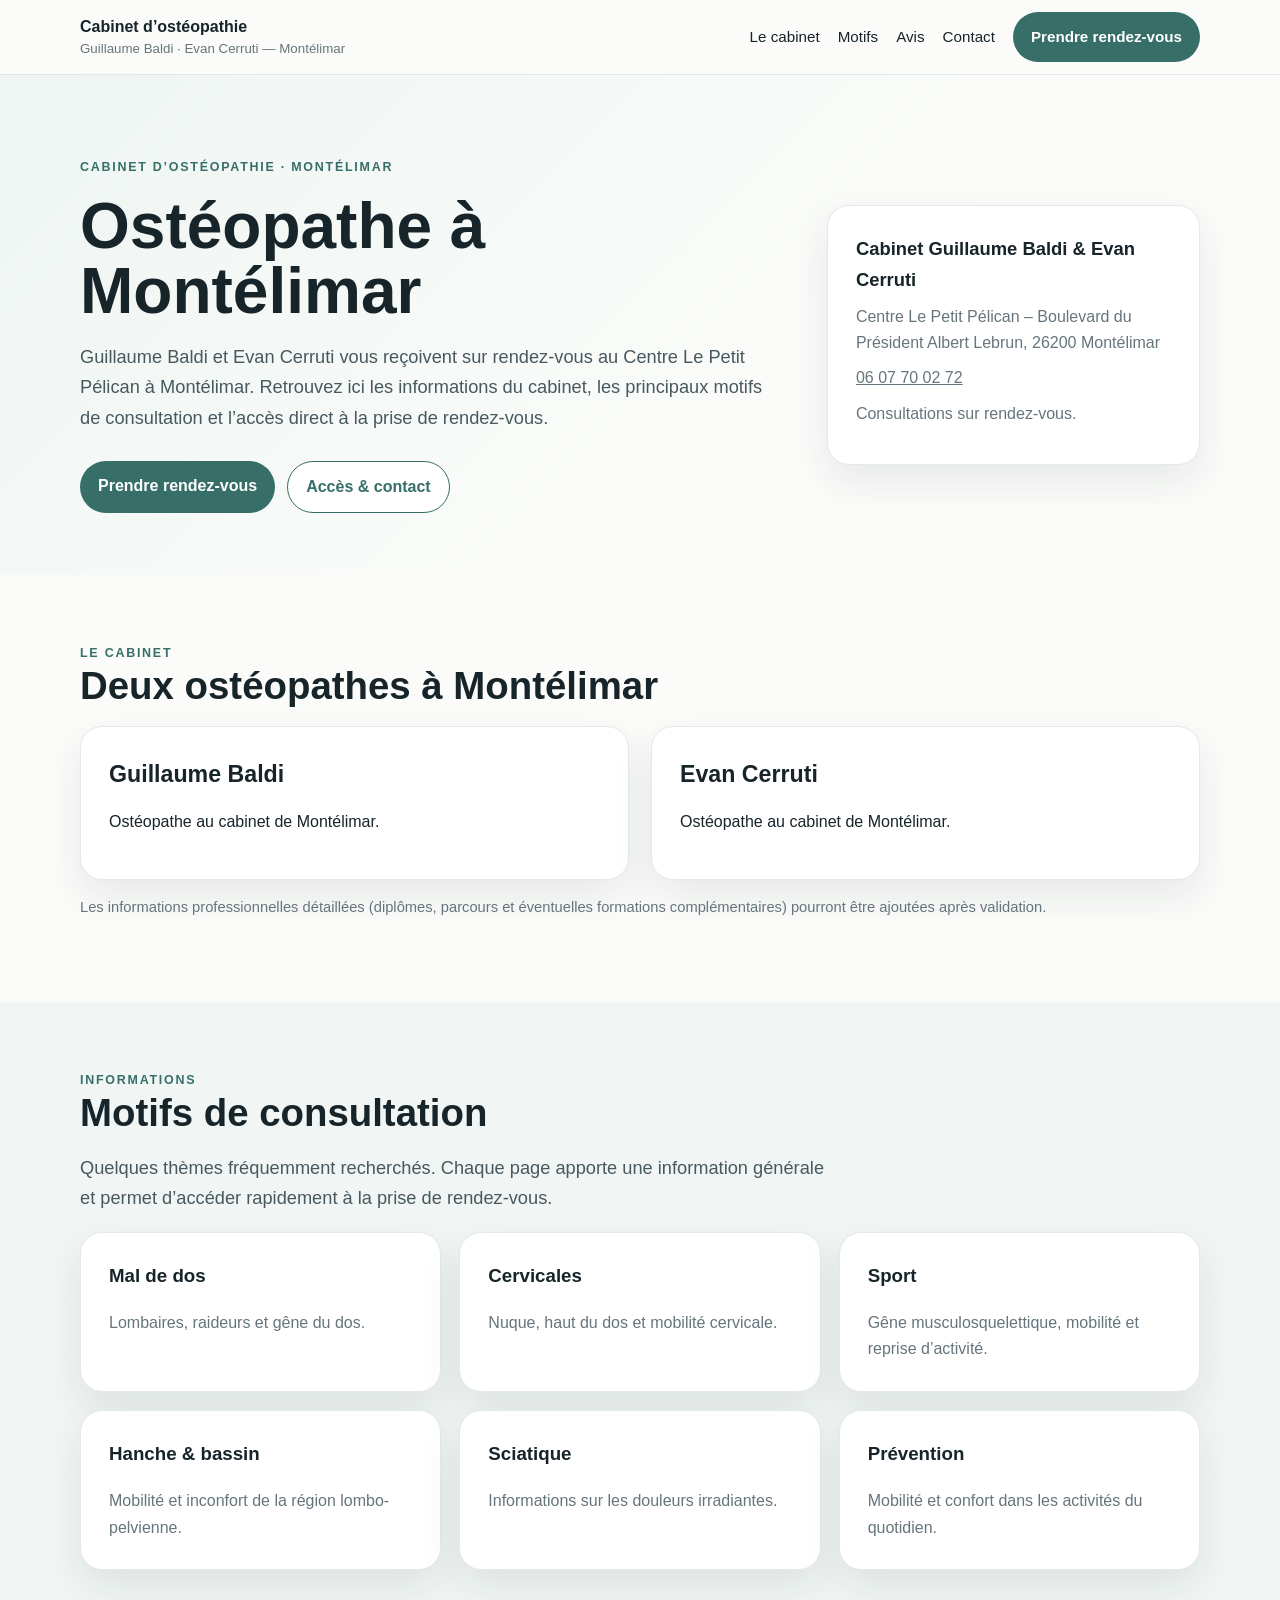
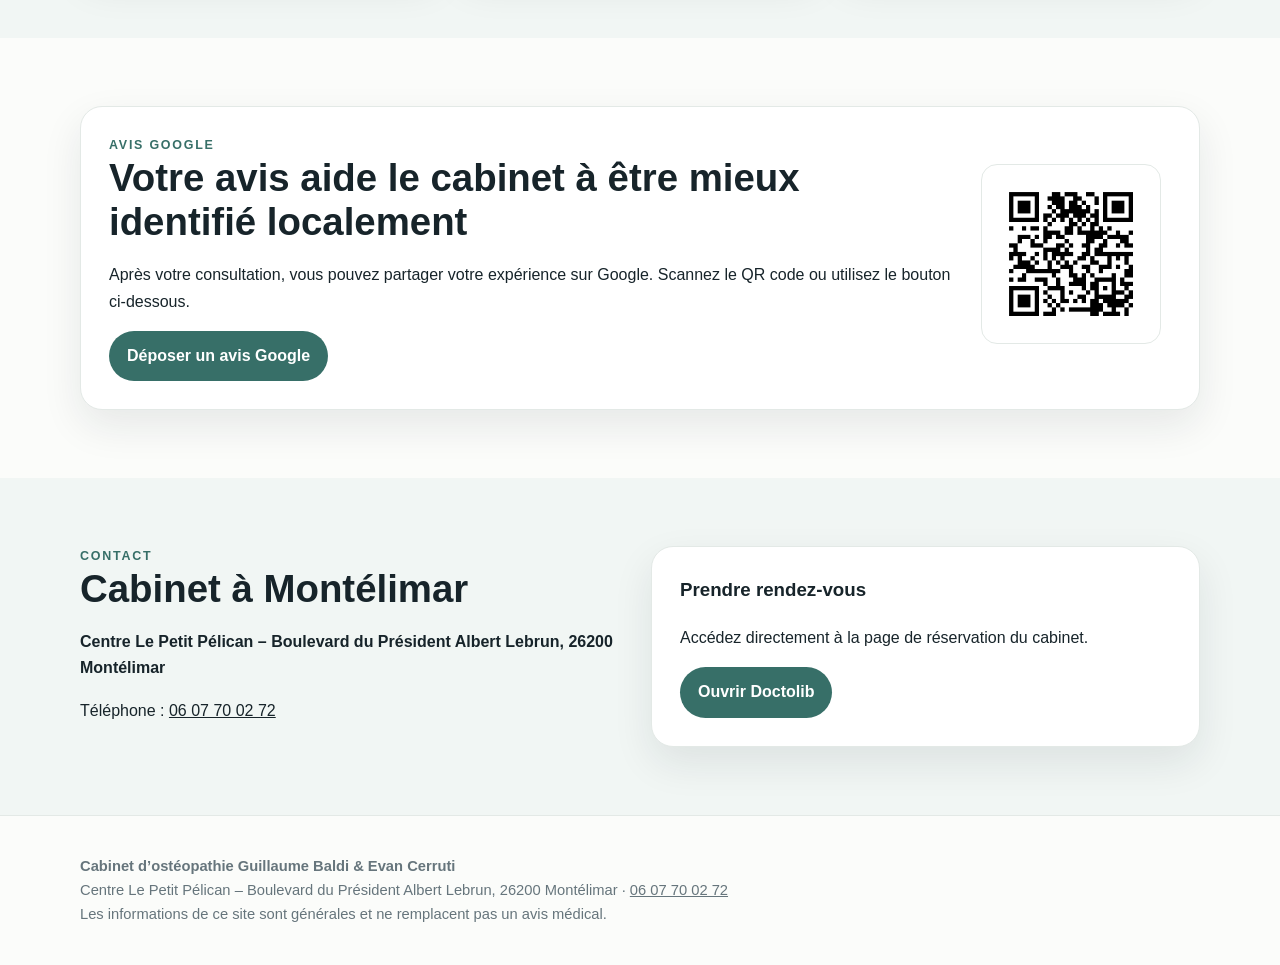
<file: index.html>
<!doctype html><html lang="fr"><head>
<meta charset="utf-8"><meta name="viewport" content="width=device-width,initial-scale=1">
<title>Ostéopathe à Montélimar | Guillaume Baldi & Evan Cerruti</title>
<meta name="description" content="Cabinet d’ostéopathie à Montélimar : Guillaume Baldi et Evan Cerruti. Informations, motifs de consultation, accès et prise de rendez-vous Doctolib.">
<link rel="stylesheet" href="style.css">
<script type="application/ld+json">
{"@context":"https://schema.org","@type":"MedicalBusiness","name":"Cabinet d’ostéopathie Guillaume Baldi et Evan Cerruti","address":{"@type":"PostalAddress","streetAddress":"Boulevard du Président Albert Lebrun – Centre Le Petit Pélican","postalCode":"26200","addressLocality":"Montélimar","addressCountry":"FR"},"telephone":"+33607700272"}
</script></head><body>
<header><div class="wrap nav">
<a class="brand" href="index.html">Cabinet d’ostéopathie<small>Guillaume Baldi · Evan Cerruti — Montélimar</small></a>
<nav><a href="index.html#cabinet">Le cabinet</a><a href="index.html#motifs">Motifs</a><a href="index.html#avis">Avis</a><a href="index.html#contact">Contact</a><a class="btn" href="https://www.doctolib.fr/cabinet-osteopathie/toulouse/cabinet-d-osteopathie-de-guillaume-baldi-et-evan-cerruti" target="_blank" rel="noopener">Prendre rendez-vous</a></nav>
</div></header>
<main>
<section class="hero"><div class="wrap hero-grid">
<div><div class="kicker">Cabinet d’ostéopathie · Montélimar</div>
<h1>Ostéopathe à Montélimar</h1>
<p class="lead">Guillaume Baldi et Evan Cerruti vous reçoivent sur rendez-vous au Centre Le Petit Pélican à Montélimar. Retrouvez ici les informations du cabinet, les principaux motifs de consultation et l’accès direct à la prise de rendez-vous.</p>
<div class="actions"><a class="btn" href="https://www.doctolib.fr/cabinet-osteopathie/toulouse/cabinet-d-osteopathie-de-guillaume-baldi-et-evan-cerruti" target="_blank" rel="noopener">Prendre rendez-vous</a><a class="btn alt" href="#contact">Accès & contact</a></div></div>
<div class="card hero-card"><strong>Cabinet Guillaume Baldi & Evan Cerruti</strong><p>Centre Le Petit Pélican – Boulevard du Président Albert Lebrun, 26200 Montélimar</p><p><a href="tel:+33607700272">06 07 70 02 72</a></p><p>Consultations sur rendez-vous.</p></div>
</div></section>

<section id="cabinet"><div class="wrap"><div class="kicker">Le cabinet</div><h2>Deux ostéopathes à Montélimar</h2>
<div class="practitioners"><div class="card"><div class="name">Guillaume Baldi</div><p>Ostéopathe au cabinet de Montélimar.</p></div>
<div class="card"><div class="name">Evan Cerruti</div><p>Ostéopathe au cabinet de Montélimar.</p></div></div>
<p class="note">Les informations professionnelles détaillées (diplômes, parcours et éventuelles formations complémentaires) pourront être ajoutées après validation.</p>
</div></section>

<section id="motifs" class="soft"><div class="wrap"><div class="kicker">Informations</div><h2>Motifs de consultation</h2>
<p class="lead">Quelques thèmes fréquemment recherchés. Chaque page apporte une information générale et permet d’accéder rapidement à la prise de rendez-vous.</p>
<div class="grid3"><a class="card topic" href="mal-de-dos.html"><h3>Mal de dos</h3><p>Lombaires, raideurs et gêne du dos.</p></a><a class="card topic" href="cervicales.html"><h3>Cervicales</h3><p>Nuque, haut du dos et mobilité cervicale.</p></a><a class="card topic" href="osteopathie-sport.html"><h3>Sport</h3><p>Gêne musculosquelettique, mobilité et reprise d’activité.</p></a><a class="card topic" href="hanche-bassin.html"><h3>Hanche & bassin</h3><p>Mobilité et inconfort de la région lombo-pelvienne.</p></a><a class="card topic" href="sciatique.html"><h3>Sciatique</h3><p>Informations sur les douleurs irradiantes.</p></a><a class="card topic" href="prevention.html"><h3>Prévention</h3><p>Mobilité et confort dans les activités du quotidien.</p></a></div></div></section>

<section id="avis"><div class="wrap"><div class="card reviewbox">
<div><div class="kicker">Avis Google</div><h2>Votre avis aide le cabinet à être mieux identifié localement</h2>
<p>Après votre consultation, vous pouvez partager votre expérience sur Google. Scannez le QR code ou utilisez le bouton ci-dessous.</p>
<a class="btn" href="https://g.page/r/CaTN-cjq8XGgEBM/review" target="_blank" rel="noopener">Déposer un avis Google</a></div>
<a href="https://g.page/r/CaTN-cjq8XGgEBM/review" target="_blank" rel="noopener"><img src="qr-avis-google.png" alt="QR code pour déposer un avis Google sur le cabinet"></a>
</div></div></section>

<section id="contact" class="soft"><div class="wrap grid2">
<div><div class="kicker">Contact</div><h2>Cabinet à Montélimar</h2><p><strong>Centre Le Petit Pélican – Boulevard du Président Albert Lebrun, 26200 Montélimar</strong></p><p>Téléphone : <a href="tel:+33607700272">06 07 70 02 72</a></p></div>
<div class="card"><h3>Prendre rendez-vous</h3><p>Accédez directement à la page de réservation du cabinet.</p><a class="btn" href="https://www.doctolib.fr/cabinet-osteopathie/toulouse/cabinet-d-osteopathie-de-guillaume-baldi-et-evan-cerruti" target="_blank" rel="noopener">Ouvrir Doctolib</a></div>
</div></section>
</main><footer><div class="wrap">
<strong>Cabinet d’ostéopathie Guillaume Baldi & Evan Cerruti</strong><br>
Centre Le Petit Pélican – Boulevard du Président Albert Lebrun, 26200 Montélimar · <a href="tel:+33607700272">06 07 70 02 72</a><br>
<span class="note">Les informations de ce site sont générales et ne remplacent pas un avis médical.</span>
</div></footer></body></html>
</file>
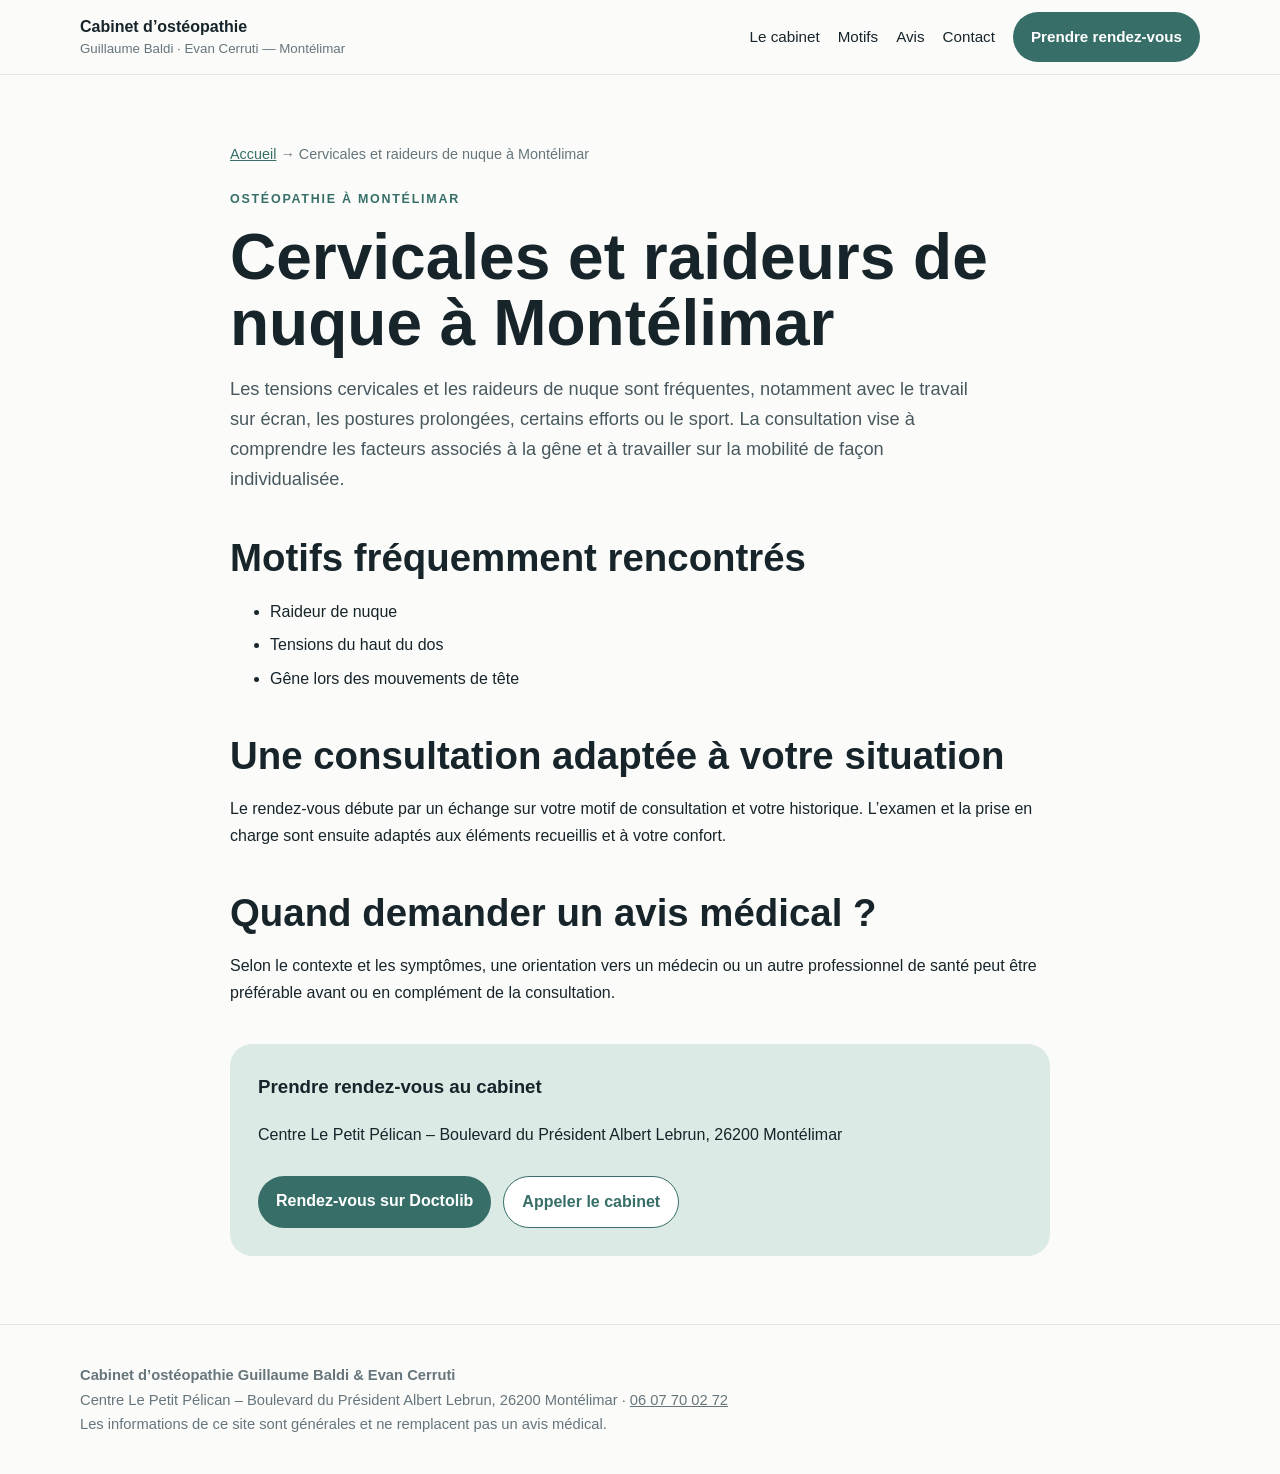
<file: cervicales.html>
<!doctype html><html lang="fr"><head>
<meta charset="utf-8"><meta name="viewport" content="width=device-width,initial-scale=1">
<title>Cervicales et raideurs de nuque à Montélimar | Guillaume Baldi & Evan Cerruti</title>
<meta name="description" content="Cervicales et raideurs de nuque à Montélimar. Informations et prise de rendez-vous au cabinet d’ostéopathie Guillaume Baldi et Evan Cerruti à Montélimar.">
<link rel="stylesheet" href="style.css"></head><body>
<header><div class="wrap nav">
<a class="brand" href="index.html">Cabinet d’ostéopathie<small>Guillaume Baldi · Evan Cerruti — Montélimar</small></a>
<nav><a href="index.html#cabinet">Le cabinet</a><a href="index.html#motifs">Motifs</a><a href="index.html#avis">Avis</a><a href="index.html#contact">Contact</a><a class="btn" href="https://www.doctolib.fr/cabinet-osteopathie/toulouse/cabinet-d-osteopathie-de-guillaume-baldi-et-evan-cerruti" target="_blank" rel="noopener">Prendre rendez-vous</a></nav>
</div></header>
<main><section><div class="wrap article">
<div class="breadcrumb"><a href="index.html">Accueil</a> → Cervicales et raideurs de nuque à Montélimar</div>
<div class="kicker">Ostéopathie à Montélimar</div><h1>Cervicales et raideurs de nuque à Montélimar</h1>
<p class="lead">Les tensions cervicales et les raideurs de nuque sont fréquentes, notamment avec le travail sur écran, les postures prolongées, certains efforts ou le sport. La consultation vise à comprendre les facteurs associés à la gêne et à travailler sur la mobilité de façon individualisée.</p>
<h2>Motifs fréquemment rencontrés</h2><ul><li>Raideur de nuque</li><li>Tensions du haut du dos</li><li>Gêne lors des mouvements de tête</li></ul>
<h2>Une consultation adaptée à votre situation</h2>
<p>Le rendez-vous débute par un échange sur votre motif de consultation et votre historique. L’examen et la prise en charge sont ensuite adaptés aux éléments recueillis et à votre confort.</p>
<h2>Quand demander un avis médical ?</h2><p>Selon le contexte et les symptômes, une orientation vers un médecin ou un autre professionnel de santé peut être préférable avant ou en complément de la consultation.</p>
<div class="cta"><h3>Prendre rendez-vous au cabinet</h3><p>Centre Le Petit Pélican – Boulevard du Président Albert Lebrun, 26200 Montélimar</p>
<div class="actions"><a class="btn" href="https://www.doctolib.fr/cabinet-osteopathie/toulouse/cabinet-d-osteopathie-de-guillaume-baldi-et-evan-cerruti" target="_blank" rel="noopener">Rendez-vous sur Doctolib</a><a class="btn alt" href="tel:+33607700272">Appeler le cabinet</a></div></div>
</div></section></main><footer><div class="wrap">
<strong>Cabinet d’ostéopathie Guillaume Baldi & Evan Cerruti</strong><br>
Centre Le Petit Pélican – Boulevard du Président Albert Lebrun, 26200 Montélimar · <a href="tel:+33607700272">06 07 70 02 72</a><br>
<span class="note">Les informations de ce site sont générales et ne remplacent pas un avis médical.</span>
</div></footer></body></html>
</file>
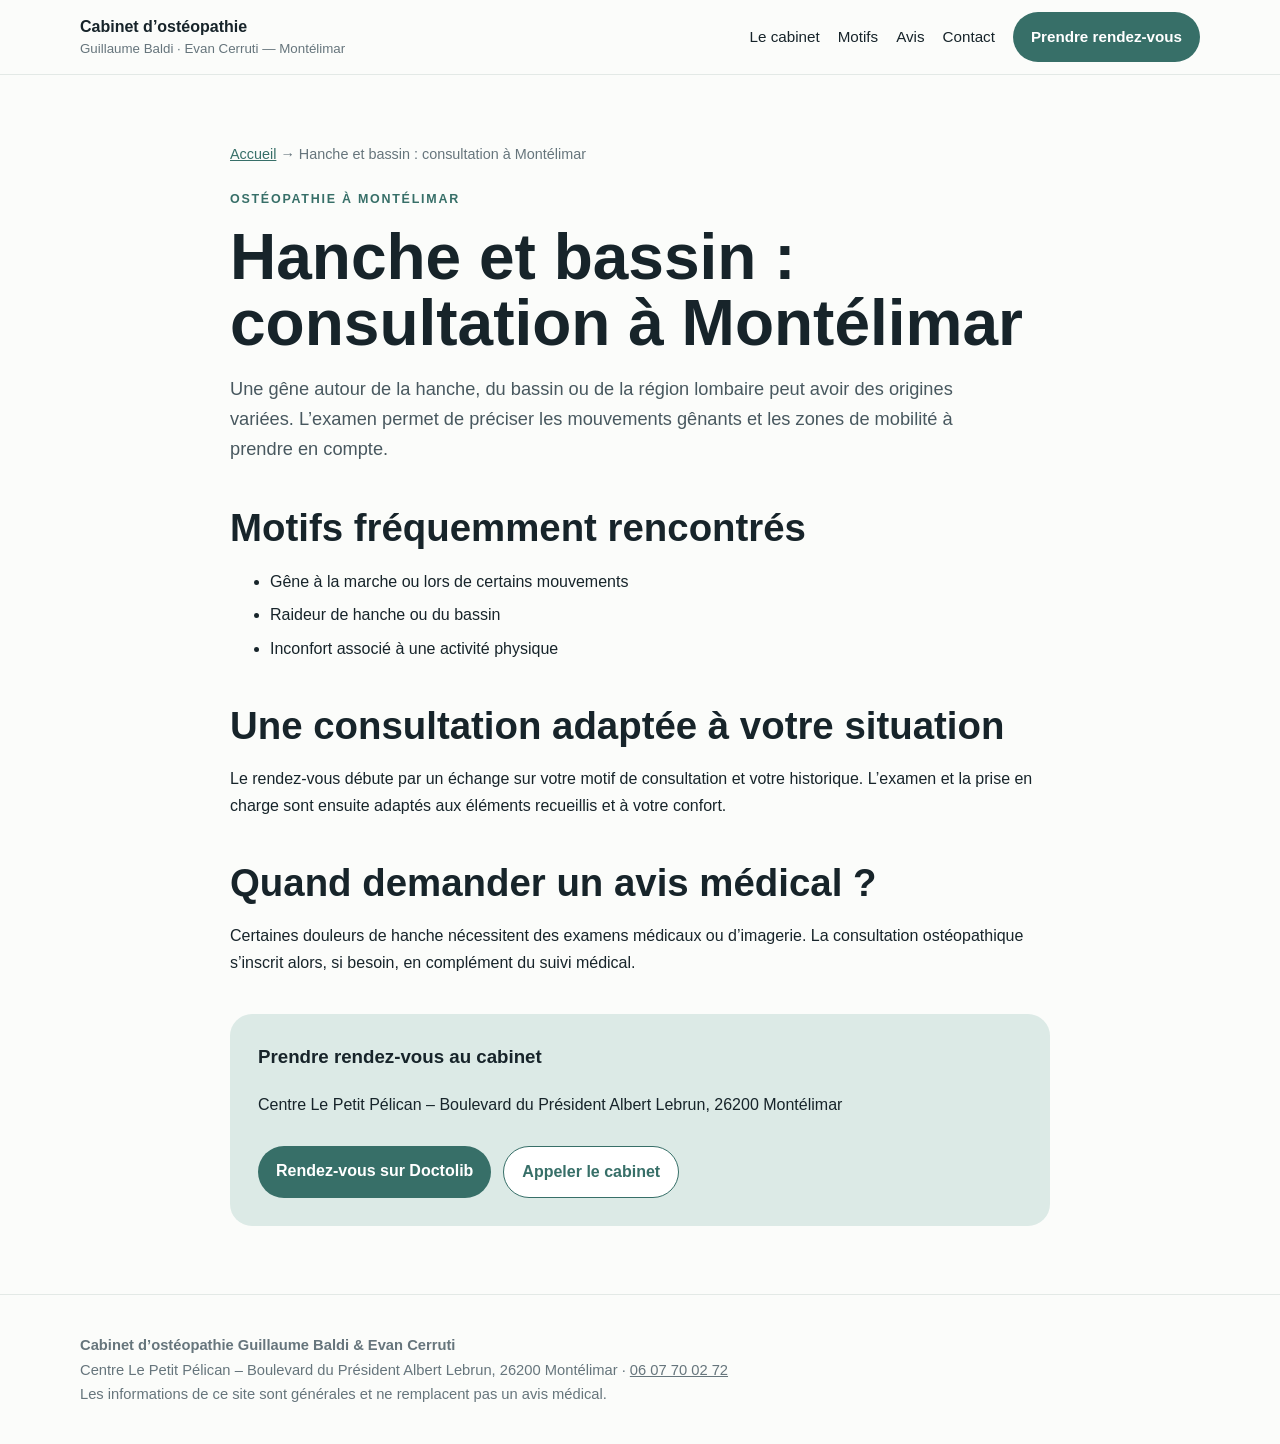
<file: hanche-bassin.html>
<!doctype html><html lang="fr"><head>
<meta charset="utf-8"><meta name="viewport" content="width=device-width,initial-scale=1">
<title>Hanche et bassin : consultation à Montélimar | Guillaume Baldi & Evan Cerruti</title>
<meta name="description" content="Hanche et bassin : consultation à Montélimar. Informations et prise de rendez-vous au cabinet d’ostéopathie Guillaume Baldi et Evan Cerruti à Montélimar.">
<link rel="stylesheet" href="style.css"></head><body>
<header><div class="wrap nav">
<a class="brand" href="index.html">Cabinet d’ostéopathie<small>Guillaume Baldi · Evan Cerruti — Montélimar</small></a>
<nav><a href="index.html#cabinet">Le cabinet</a><a href="index.html#motifs">Motifs</a><a href="index.html#avis">Avis</a><a href="index.html#contact">Contact</a><a class="btn" href="https://www.doctolib.fr/cabinet-osteopathie/toulouse/cabinet-d-osteopathie-de-guillaume-baldi-et-evan-cerruti" target="_blank" rel="noopener">Prendre rendez-vous</a></nav>
</div></header>
<main><section><div class="wrap article">
<div class="breadcrumb"><a href="index.html">Accueil</a> → Hanche et bassin : consultation à Montélimar</div>
<div class="kicker">Ostéopathie à Montélimar</div><h1>Hanche et bassin : consultation à Montélimar</h1>
<p class="lead">Une gêne autour de la hanche, du bassin ou de la région lombaire peut avoir des origines variées. L’examen permet de préciser les mouvements gênants et les zones de mobilité à prendre en compte.</p>
<h2>Motifs fréquemment rencontrés</h2><ul><li>Gêne à la marche ou lors de certains mouvements</li><li>Raideur de hanche ou du bassin</li><li>Inconfort associé à une activité physique</li></ul>
<h2>Une consultation adaptée à votre situation</h2>
<p>Le rendez-vous débute par un échange sur votre motif de consultation et votre historique. L’examen et la prise en charge sont ensuite adaptés aux éléments recueillis et à votre confort.</p>
<h2>Quand demander un avis médical ?</h2><p>Certaines douleurs de hanche nécessitent des examens médicaux ou d’imagerie. La consultation ostéopathique s’inscrit alors, si besoin, en complément du suivi médical.</p>
<div class="cta"><h3>Prendre rendez-vous au cabinet</h3><p>Centre Le Petit Pélican – Boulevard du Président Albert Lebrun, 26200 Montélimar</p>
<div class="actions"><a class="btn" href="https://www.doctolib.fr/cabinet-osteopathie/toulouse/cabinet-d-osteopathie-de-guillaume-baldi-et-evan-cerruti" target="_blank" rel="noopener">Rendez-vous sur Doctolib</a><a class="btn alt" href="tel:+33607700272">Appeler le cabinet</a></div></div>
</div></section></main><footer><div class="wrap">
<strong>Cabinet d’ostéopathie Guillaume Baldi & Evan Cerruti</strong><br>
Centre Le Petit Pélican – Boulevard du Président Albert Lebrun, 26200 Montélimar · <a href="tel:+33607700272">06 07 70 02 72</a><br>
<span class="note">Les informations de ce site sont générales et ne remplacent pas un avis médical.</span>
</div></footer></body></html>
</file>
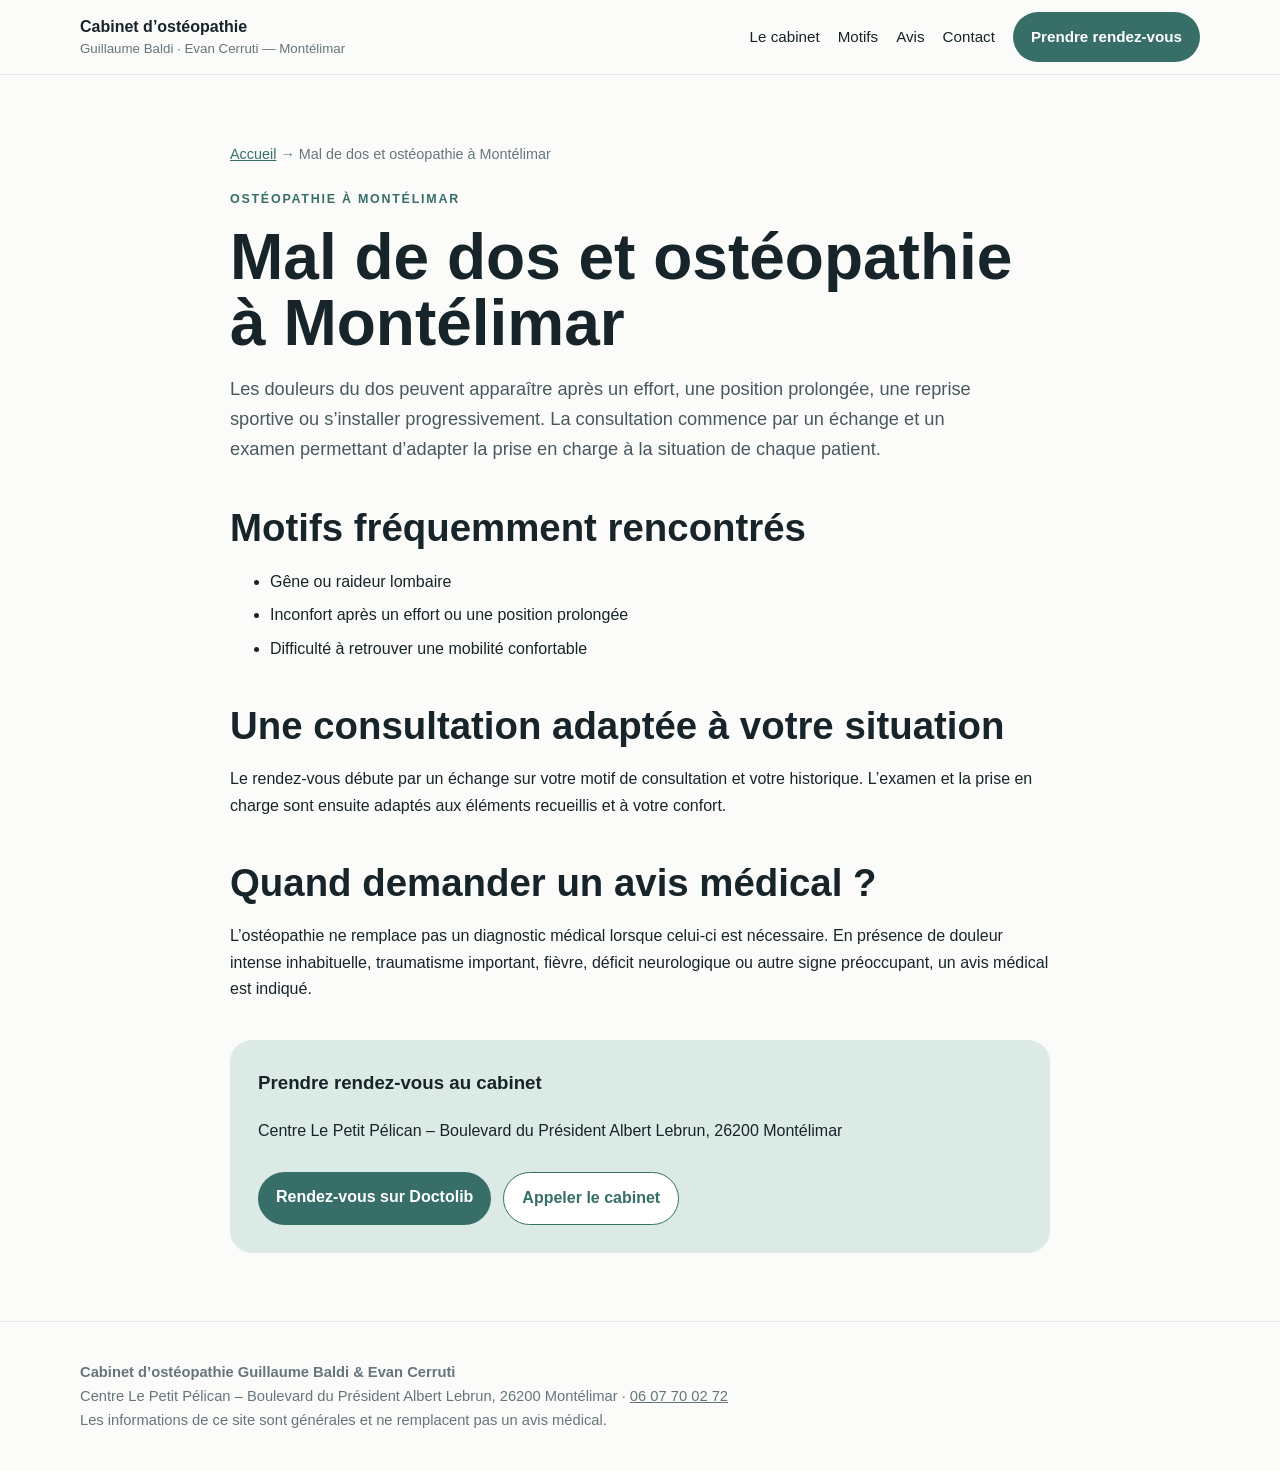
<file: mal-de-dos.html>
<!doctype html><html lang="fr"><head>
<meta charset="utf-8"><meta name="viewport" content="width=device-width,initial-scale=1">
<title>Mal de dos et ostéopathie à Montélimar | Guillaume Baldi & Evan Cerruti</title>
<meta name="description" content="Mal de dos et ostéopathie à Montélimar. Informations et prise de rendez-vous au cabinet d’ostéopathie Guillaume Baldi et Evan Cerruti à Montélimar.">
<link rel="stylesheet" href="style.css"></head><body>
<header><div class="wrap nav">
<a class="brand" href="index.html">Cabinet d’ostéopathie<small>Guillaume Baldi · Evan Cerruti — Montélimar</small></a>
<nav><a href="index.html#cabinet">Le cabinet</a><a href="index.html#motifs">Motifs</a><a href="index.html#avis">Avis</a><a href="index.html#contact">Contact</a><a class="btn" href="https://www.doctolib.fr/cabinet-osteopathie/toulouse/cabinet-d-osteopathie-de-guillaume-baldi-et-evan-cerruti" target="_blank" rel="noopener">Prendre rendez-vous</a></nav>
</div></header>
<main><section><div class="wrap article">
<div class="breadcrumb"><a href="index.html">Accueil</a> → Mal de dos et ostéopathie à Montélimar</div>
<div class="kicker">Ostéopathie à Montélimar</div><h1>Mal de dos et ostéopathie à Montélimar</h1>
<p class="lead">Les douleurs du dos peuvent apparaître après un effort, une position prolongée, une reprise sportive ou s’installer progressivement. La consultation commence par un échange et un examen permettant d’adapter la prise en charge à la situation de chaque patient.</p>
<h2>Motifs fréquemment rencontrés</h2><ul><li>Gêne ou raideur lombaire</li><li>Inconfort après un effort ou une position prolongée</li><li>Difficulté à retrouver une mobilité confortable</li></ul>
<h2>Une consultation adaptée à votre situation</h2>
<p>Le rendez-vous débute par un échange sur votre motif de consultation et votre historique. L’examen et la prise en charge sont ensuite adaptés aux éléments recueillis et à votre confort.</p>
<h2>Quand demander un avis médical ?</h2><p>L’ostéopathie ne remplace pas un diagnostic médical lorsque celui-ci est nécessaire. En présence de douleur intense inhabituelle, traumatisme important, fièvre, déficit neurologique ou autre signe préoccupant, un avis médical est indiqué.</p>
<div class="cta"><h3>Prendre rendez-vous au cabinet</h3><p>Centre Le Petit Pélican – Boulevard du Président Albert Lebrun, 26200 Montélimar</p>
<div class="actions"><a class="btn" href="https://www.doctolib.fr/cabinet-osteopathie/toulouse/cabinet-d-osteopathie-de-guillaume-baldi-et-evan-cerruti" target="_blank" rel="noopener">Rendez-vous sur Doctolib</a><a class="btn alt" href="tel:+33607700272">Appeler le cabinet</a></div></div>
</div></section></main><footer><div class="wrap">
<strong>Cabinet d’ostéopathie Guillaume Baldi & Evan Cerruti</strong><br>
Centre Le Petit Pélican – Boulevard du Président Albert Lebrun, 26200 Montélimar · <a href="tel:+33607700272">06 07 70 02 72</a><br>
<span class="note">Les informations de ce site sont générales et ne remplacent pas un avis médical.</span>
</div></footer></body></html>
</file>
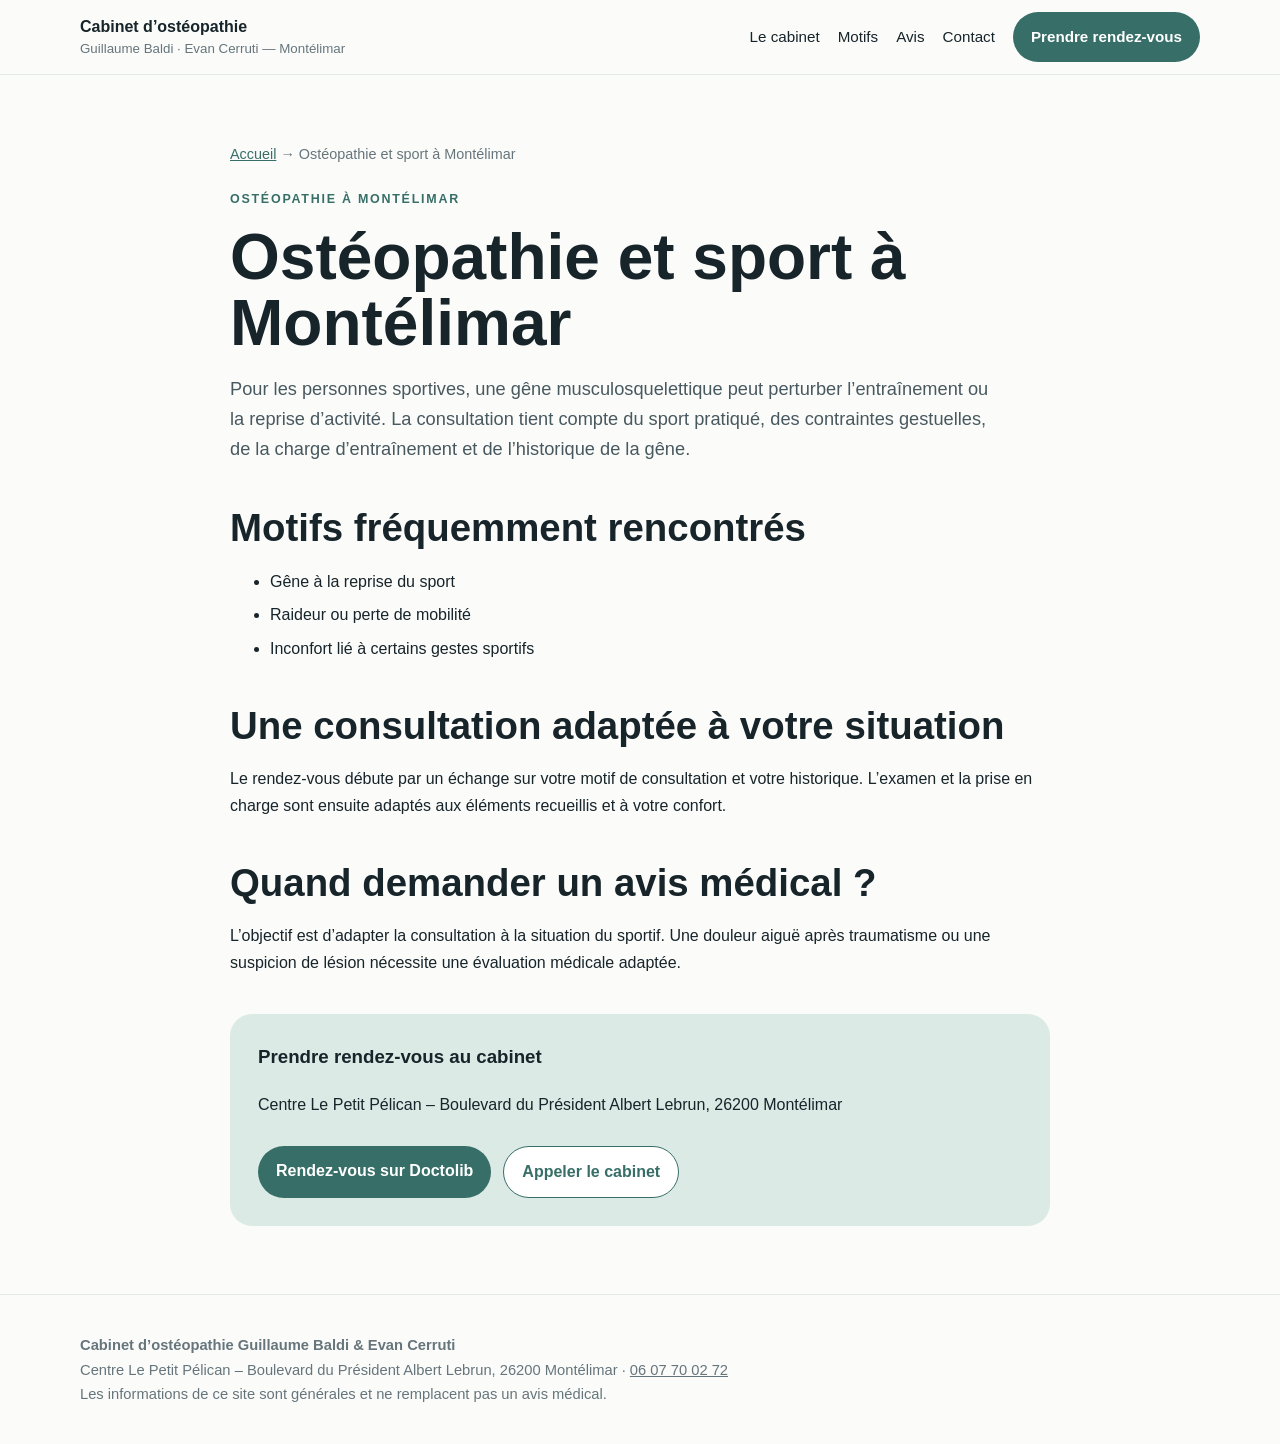
<file: osteopathie-sport.html>
<!doctype html><html lang="fr"><head>
<meta charset="utf-8"><meta name="viewport" content="width=device-width,initial-scale=1">
<title>Ostéopathie et sport à Montélimar | Guillaume Baldi & Evan Cerruti</title>
<meta name="description" content="Ostéopathie et sport à Montélimar. Informations et prise de rendez-vous au cabinet d’ostéopathie Guillaume Baldi et Evan Cerruti à Montélimar.">
<link rel="stylesheet" href="style.css"></head><body>
<header><div class="wrap nav">
<a class="brand" href="index.html">Cabinet d’ostéopathie<small>Guillaume Baldi · Evan Cerruti — Montélimar</small></a>
<nav><a href="index.html#cabinet">Le cabinet</a><a href="index.html#motifs">Motifs</a><a href="index.html#avis">Avis</a><a href="index.html#contact">Contact</a><a class="btn" href="https://www.doctolib.fr/cabinet-osteopathie/toulouse/cabinet-d-osteopathie-de-guillaume-baldi-et-evan-cerruti" target="_blank" rel="noopener">Prendre rendez-vous</a></nav>
</div></header>
<main><section><div class="wrap article">
<div class="breadcrumb"><a href="index.html">Accueil</a> → Ostéopathie et sport à Montélimar</div>
<div class="kicker">Ostéopathie à Montélimar</div><h1>Ostéopathie et sport à Montélimar</h1>
<p class="lead">Pour les personnes sportives, une gêne musculosquelettique peut perturber l’entraînement ou la reprise d’activité. La consultation tient compte du sport pratiqué, des contraintes gestuelles, de la charge d’entraînement et de l’historique de la gêne.</p>
<h2>Motifs fréquemment rencontrés</h2><ul><li>Gêne à la reprise du sport</li><li>Raideur ou perte de mobilité</li><li>Inconfort lié à certains gestes sportifs</li></ul>
<h2>Une consultation adaptée à votre situation</h2>
<p>Le rendez-vous débute par un échange sur votre motif de consultation et votre historique. L’examen et la prise en charge sont ensuite adaptés aux éléments recueillis et à votre confort.</p>
<h2>Quand demander un avis médical ?</h2><p>L’objectif est d’adapter la consultation à la situation du sportif. Une douleur aiguë après traumatisme ou une suspicion de lésion nécessite une évaluation médicale adaptée.</p>
<div class="cta"><h3>Prendre rendez-vous au cabinet</h3><p>Centre Le Petit Pélican – Boulevard du Président Albert Lebrun, 26200 Montélimar</p>
<div class="actions"><a class="btn" href="https://www.doctolib.fr/cabinet-osteopathie/toulouse/cabinet-d-osteopathie-de-guillaume-baldi-et-evan-cerruti" target="_blank" rel="noopener">Rendez-vous sur Doctolib</a><a class="btn alt" href="tel:+33607700272">Appeler le cabinet</a></div></div>
</div></section></main><footer><div class="wrap">
<strong>Cabinet d’ostéopathie Guillaume Baldi & Evan Cerruti</strong><br>
Centre Le Petit Pélican – Boulevard du Président Albert Lebrun, 26200 Montélimar · <a href="tel:+33607700272">06 07 70 02 72</a><br>
<span class="note">Les informations de ce site sont générales et ne remplacent pas un avis médical.</span>
</div></footer></body></html>
</file>
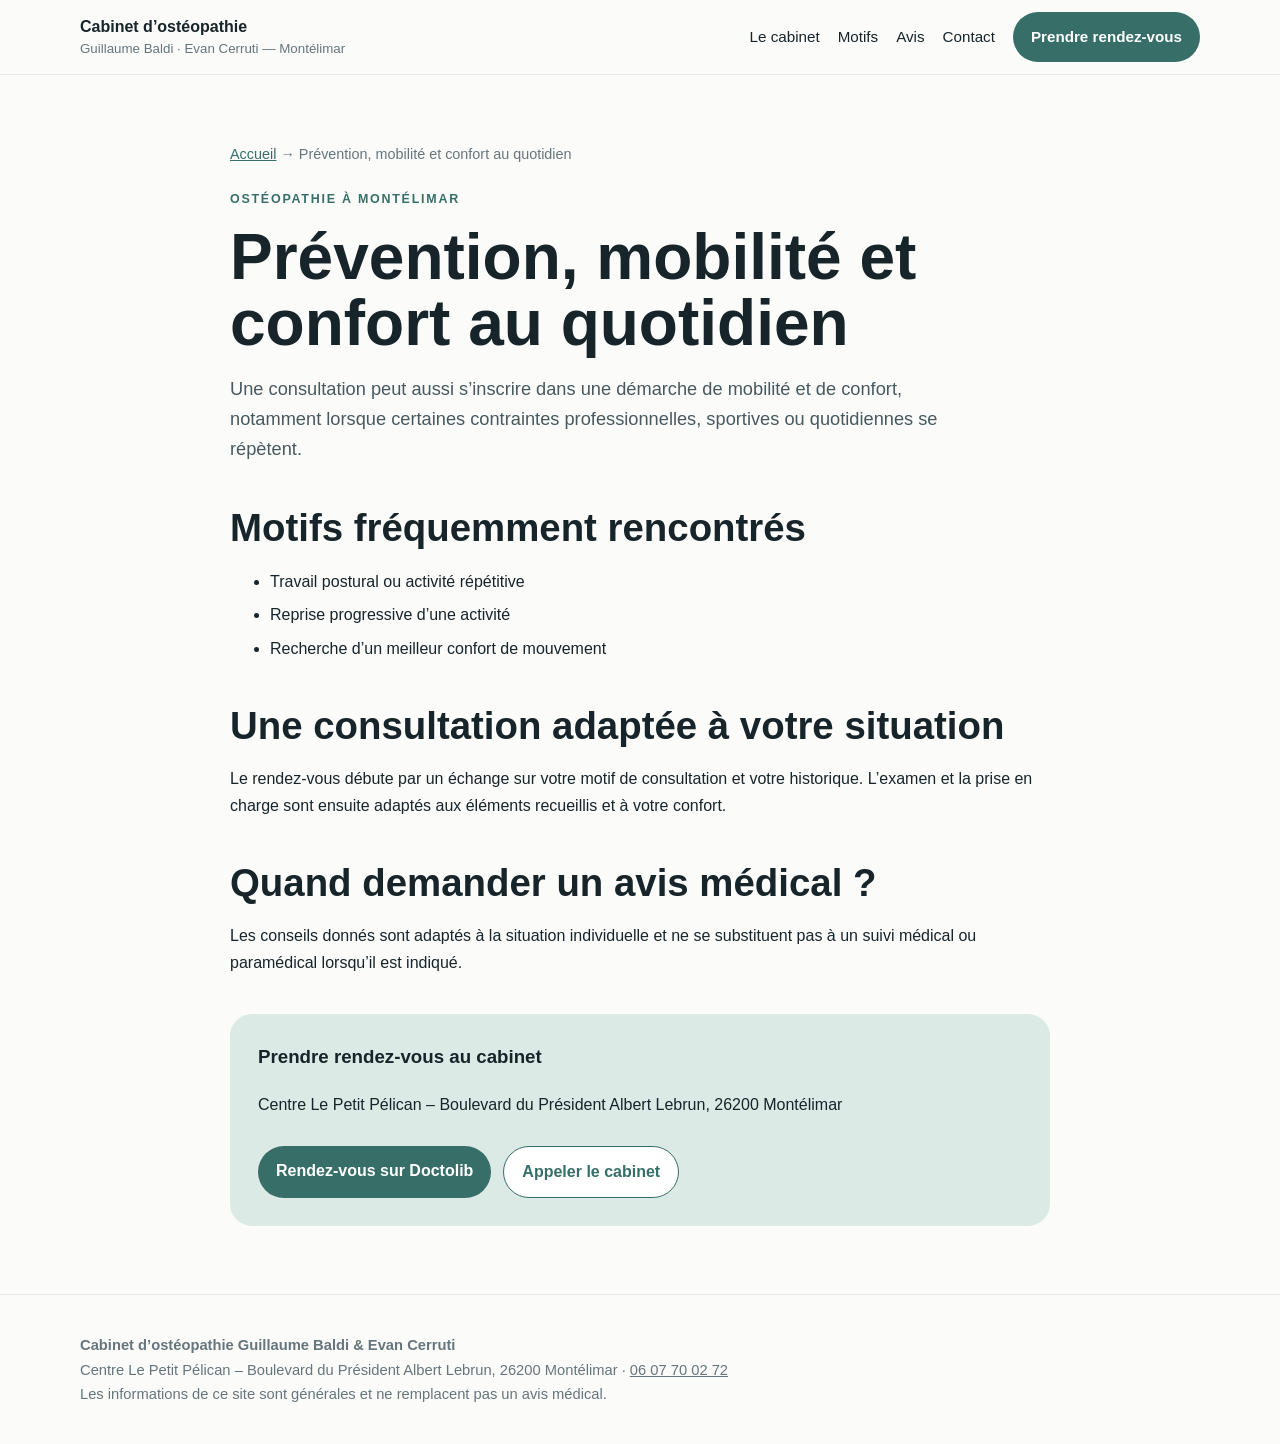
<file: prevention.html>
<!doctype html><html lang="fr"><head>
<meta charset="utf-8"><meta name="viewport" content="width=device-width,initial-scale=1">
<title>Prévention, mobilité et confort au quotidien | Guillaume Baldi & Evan Cerruti</title>
<meta name="description" content="Prévention, mobilité et confort au quotidien. Informations et prise de rendez-vous au cabinet d’ostéopathie Guillaume Baldi et Evan Cerruti à Montélimar.">
<link rel="stylesheet" href="style.css"></head><body>
<header><div class="wrap nav">
<a class="brand" href="index.html">Cabinet d’ostéopathie<small>Guillaume Baldi · Evan Cerruti — Montélimar</small></a>
<nav><a href="index.html#cabinet">Le cabinet</a><a href="index.html#motifs">Motifs</a><a href="index.html#avis">Avis</a><a href="index.html#contact">Contact</a><a class="btn" href="https://www.doctolib.fr/cabinet-osteopathie/toulouse/cabinet-d-osteopathie-de-guillaume-baldi-et-evan-cerruti" target="_blank" rel="noopener">Prendre rendez-vous</a></nav>
</div></header>
<main><section><div class="wrap article">
<div class="breadcrumb"><a href="index.html">Accueil</a> → Prévention, mobilité et confort au quotidien</div>
<div class="kicker">Ostéopathie à Montélimar</div><h1>Prévention, mobilité et confort au quotidien</h1>
<p class="lead">Une consultation peut aussi s’inscrire dans une démarche de mobilité et de confort, notamment lorsque certaines contraintes professionnelles, sportives ou quotidiennes se répètent.</p>
<h2>Motifs fréquemment rencontrés</h2><ul><li>Travail postural ou activité répétitive</li><li>Reprise progressive d’une activité</li><li>Recherche d’un meilleur confort de mouvement</li></ul>
<h2>Une consultation adaptée à votre situation</h2>
<p>Le rendez-vous débute par un échange sur votre motif de consultation et votre historique. L’examen et la prise en charge sont ensuite adaptés aux éléments recueillis et à votre confort.</p>
<h2>Quand demander un avis médical ?</h2><p>Les conseils donnés sont adaptés à la situation individuelle et ne se substituent pas à un suivi médical ou paramédical lorsqu’il est indiqué.</p>
<div class="cta"><h3>Prendre rendez-vous au cabinet</h3><p>Centre Le Petit Pélican – Boulevard du Président Albert Lebrun, 26200 Montélimar</p>
<div class="actions"><a class="btn" href="https://www.doctolib.fr/cabinet-osteopathie/toulouse/cabinet-d-osteopathie-de-guillaume-baldi-et-evan-cerruti" target="_blank" rel="noopener">Rendez-vous sur Doctolib</a><a class="btn alt" href="tel:+33607700272">Appeler le cabinet</a></div></div>
</div></section></main><footer><div class="wrap">
<strong>Cabinet d’ostéopathie Guillaume Baldi & Evan Cerruti</strong><br>
Centre Le Petit Pélican – Boulevard du Président Albert Lebrun, 26200 Montélimar · <a href="tel:+33607700272">06 07 70 02 72</a><br>
<span class="note">Les informations de ce site sont générales et ne remplacent pas un avis médical.</span>
</div></footer></body></html>
</file>
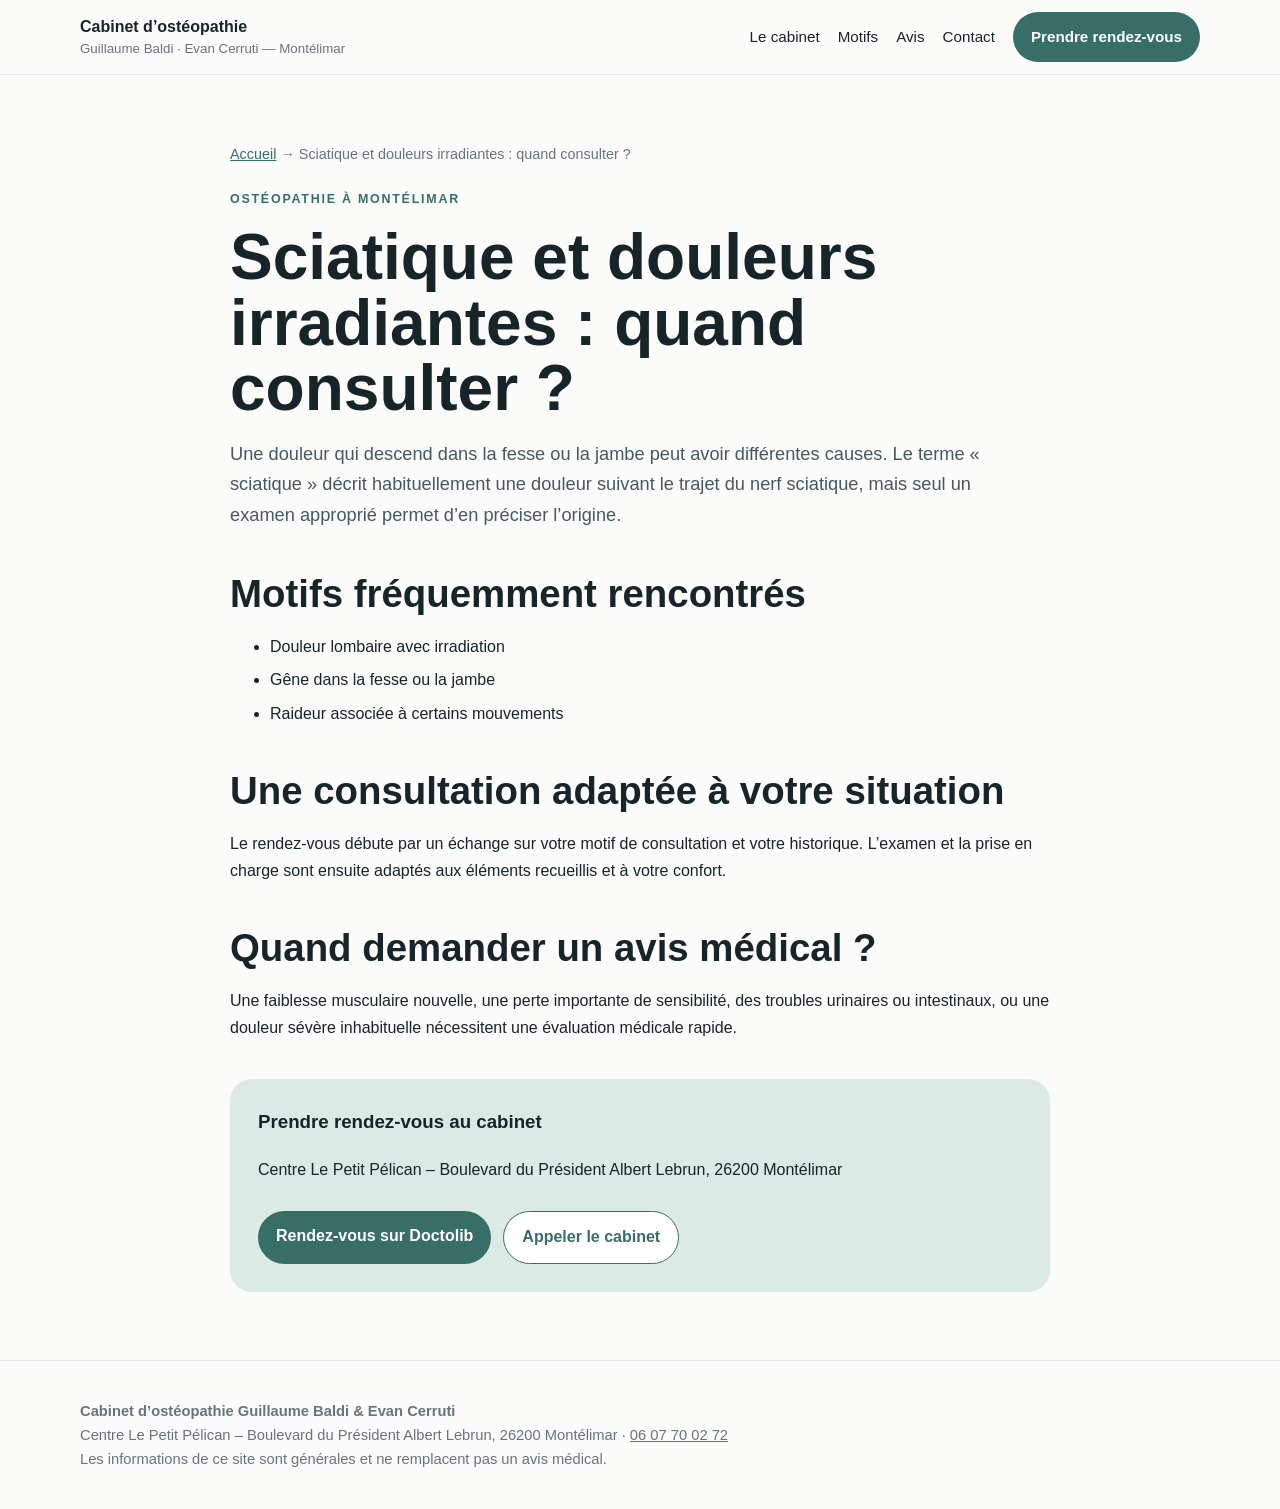
<file: sciatique.html>
<!doctype html><html lang="fr"><head>
<meta charset="utf-8"><meta name="viewport" content="width=device-width,initial-scale=1">
<title>Sciatique et douleurs irradiantes : quand consulter ? | Guillaume Baldi & Evan Cerruti</title>
<meta name="description" content="Sciatique et douleurs irradiantes : quand consulter ?. Informations et prise de rendez-vous au cabinet d’ostéopathie Guillaume Baldi et Evan Cerruti à Montélimar.">
<link rel="stylesheet" href="style.css"></head><body>
<header><div class="wrap nav">
<a class="brand" href="index.html">Cabinet d’ostéopathie<small>Guillaume Baldi · Evan Cerruti — Montélimar</small></a>
<nav><a href="index.html#cabinet">Le cabinet</a><a href="index.html#motifs">Motifs</a><a href="index.html#avis">Avis</a><a href="index.html#contact">Contact</a><a class="btn" href="https://www.doctolib.fr/cabinet-osteopathie/toulouse/cabinet-d-osteopathie-de-guillaume-baldi-et-evan-cerruti" target="_blank" rel="noopener">Prendre rendez-vous</a></nav>
</div></header>
<main><section><div class="wrap article">
<div class="breadcrumb"><a href="index.html">Accueil</a> → Sciatique et douleurs irradiantes : quand consulter ?</div>
<div class="kicker">Ostéopathie à Montélimar</div><h1>Sciatique et douleurs irradiantes : quand consulter ?</h1>
<p class="lead">Une douleur qui descend dans la fesse ou la jambe peut avoir différentes causes. Le terme « sciatique » décrit habituellement une douleur suivant le trajet du nerf sciatique, mais seul un examen approprié permet d’en préciser l’origine.</p>
<h2>Motifs fréquemment rencontrés</h2><ul><li>Douleur lombaire avec irradiation</li><li>Gêne dans la fesse ou la jambe</li><li>Raideur associée à certains mouvements</li></ul>
<h2>Une consultation adaptée à votre situation</h2>
<p>Le rendez-vous débute par un échange sur votre motif de consultation et votre historique. L’examen et la prise en charge sont ensuite adaptés aux éléments recueillis et à votre confort.</p>
<h2>Quand demander un avis médical ?</h2><p>Une faiblesse musculaire nouvelle, une perte importante de sensibilité, des troubles urinaires ou intestinaux, ou une douleur sévère inhabituelle nécessitent une évaluation médicale rapide.</p>
<div class="cta"><h3>Prendre rendez-vous au cabinet</h3><p>Centre Le Petit Pélican – Boulevard du Président Albert Lebrun, 26200 Montélimar</p>
<div class="actions"><a class="btn" href="https://www.doctolib.fr/cabinet-osteopathie/toulouse/cabinet-d-osteopathie-de-guillaume-baldi-et-evan-cerruti" target="_blank" rel="noopener">Rendez-vous sur Doctolib</a><a class="btn alt" href="tel:+33607700272">Appeler le cabinet</a></div></div>
</div></section></main><footer><div class="wrap">
<strong>Cabinet d’ostéopathie Guillaume Baldi & Evan Cerruti</strong><br>
Centre Le Petit Pélican – Boulevard du Président Albert Lebrun, 26200 Montélimar · <a href="tel:+33607700272">06 07 70 02 72</a><br>
<span class="note">Les informations de ce site sont générales et ne remplacent pas un avis médical.</span>
</div></footer></body></html>
</file>
<file: style.css>
:root{--ink:#17242a;--muted:#66757c;--accent:#376f68;--accent2:#dceae6;--paper:#fbfcfa;--line:#e3e9e6;--white:#fff;--shadow:0 16px 40px rgba(23,36,42,.09)}
*{box-sizing:border-box} html{scroll-behavior:smooth}
body{margin:0;font-family:Arial,Helvetica,sans-serif;color:var(--ink);background:var(--paper);line-height:1.65}
a{color:inherit}.wrap{width:min(1120px,calc(100% - 36px));margin:auto}
header{position:sticky;top:0;z-index:20;background:rgba(251,252,250,.96);border-bottom:1px solid var(--line)}
.nav{display:flex;align-items:center;justify-content:space-between;gap:20px;min-height:74px}
.brand{font-weight:800;text-decoration:none;line-height:1.15}.brand small{display:block;font-weight:500;color:var(--muted);margin-top:5px}
nav{display:flex;gap:18px;align-items:center;flex-wrap:wrap}nav a{text-decoration:none;font-size:.95rem}
.btn{display:inline-block;padding:12px 18px;border-radius:999px;background:var(--accent);color:white;text-decoration:none;font-weight:700}
.btn.alt{background:white;color:var(--accent);border:1px solid var(--accent)}
.hero{padding:82px 0 62px;background:linear-gradient(135deg,#eef5f2 0%,#fbfcfa 62%)}
.hero-grid{display:grid;grid-template-columns:1.3fr .7fr;gap:54px;align-items:center}
.kicker{text-transform:uppercase;letter-spacing:.14em;color:var(--accent);font-size:.78rem;font-weight:800}
h1{font-size:clamp(2.35rem,5vw,4.3rem);line-height:1.02;margin:.25em 0}
h2{font-size:clamp(1.7rem,3vw,2.5rem);line-height:1.15;margin:0 0 18px}
h3{margin-top:0}.lead{font-size:1.14rem;color:#48585f;max-width:760px}
.actions{display:flex;gap:12px;flex-wrap:wrap;margin-top:28px}
.card{background:white;border:1px solid var(--line);border-radius:22px;padding:28px;box-shadow:var(--shadow)}
.hero-card strong{font-size:1.15rem}.hero-card p{margin:.55rem 0;color:var(--muted)}
section{padding:68px 0}.soft{background:#f1f6f4}
.grid3{display:grid;grid-template-columns:repeat(3,1fr);gap:18px}.grid2{display:grid;grid-template-columns:repeat(2,1fr);gap:22px}
.topic{text-decoration:none}.topic p{color:var(--muted);margin-bottom:0}
.practitioners{display:grid;grid-template-columns:repeat(2,1fr);gap:22px}.name{font-size:1.45rem;font-weight:800}
.note{font-size:.92rem;color:var(--muted)}
.reviewbox{display:grid;grid-template-columns:1fr 190px;gap:30px;align-items:center}.reviewbox img{width:180px;height:180px;border-radius:16px;background:white;padding:10px;border:1px solid var(--line)}
footer{padding:38px 0;border-top:1px solid var(--line);color:var(--muted);font-size:.92rem}
.breadcrumb{font-size:.9rem;color:var(--muted);margin-bottom:22px}.breadcrumb a{color:var(--accent)}
.article{max-width:820px}.article h2{margin-top:42px}.article li{margin:.45rem 0}
.cta{margin-top:38px;padding:28px;border-radius:22px;background:var(--accent2)}
@media(max-width:820px){.hero-grid,.grid3,.grid2,.practitioners,.reviewbox{grid-template-columns:1fr}nav>a:not(.btn){display:none}.hero{padding-top:55px}.reviewbox img{width:160px;height:160px}}
</file>
